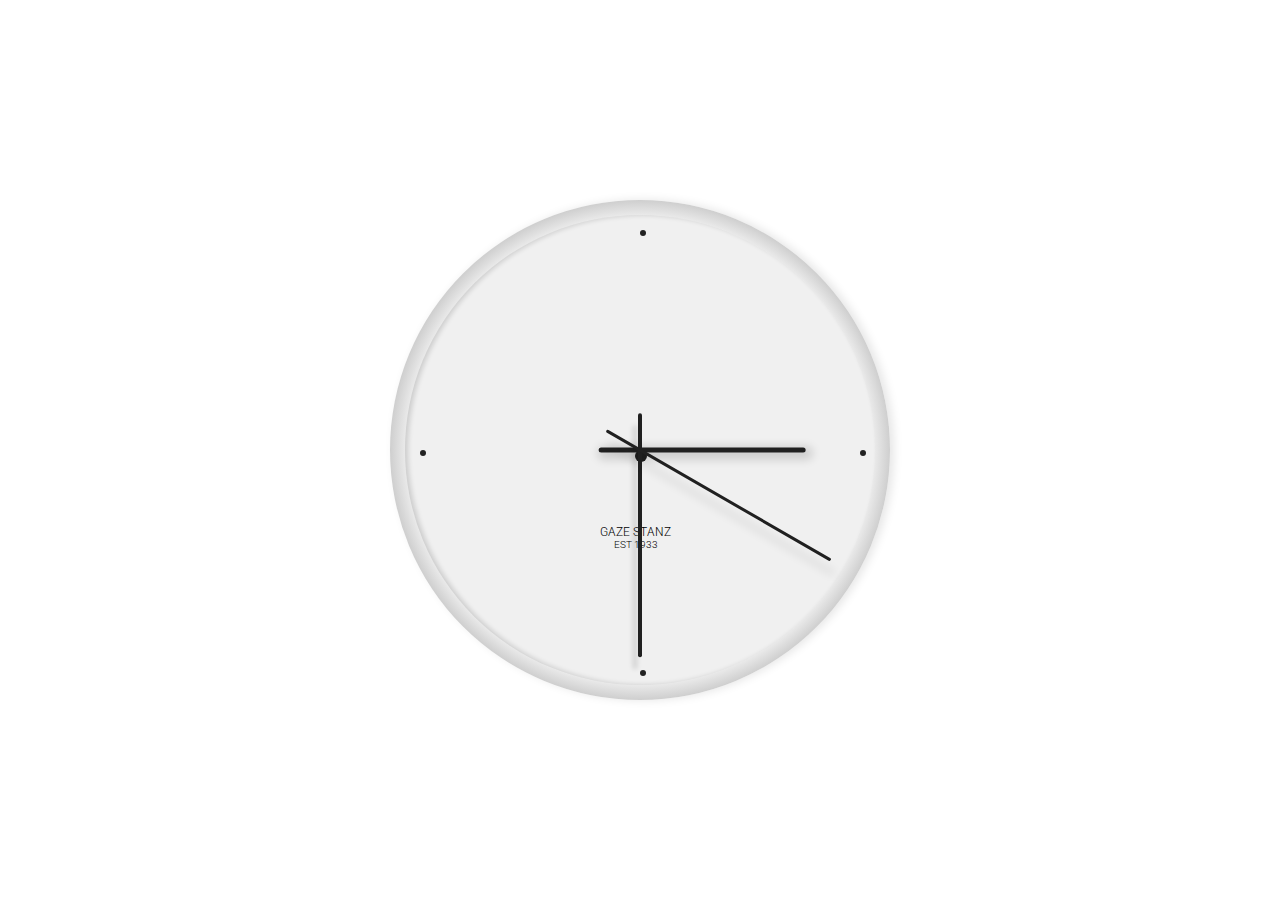
<file: JS and CSS Clock/index.html>
<!DOCTYPE html>
<html lang="en">
<head>
    <meta charset="UTF-8">
    <meta http-equiv="X-UA-Compatible" content="IE=edge">
    <meta name="viewport" content="width=device-width, initial-scale=1.0">
    <link rel="stylesheet" href="style.css">
    <title>Clock</title>
    <link rel="preconnect" href="https://fonts.googleapis.com">
<link rel="preconnect" href="https://fonts.gstatic.com" crossorigin>
<link href="https://fonts.googleapis.com/css2?family=Roboto:wght@300&display=swap" rel="stylesheet">
</head>
<body>
    <div class="clock-outer">
        <div class="clock">
            <div class="lable">
                <span class="primary">Gaze stanz</span>
                <span class="secondary">EST 1933</span>
            </div>
            <div class="center-circle">&nbsp;</div>

            <div class="point point__hour">&nbsp;</div>
            <div class="point point__minute">&nbsp;</div>

            <div class="hand hand__hour">&nbsp;</div>
            <div class="hand hand__minute">&nbsp;</div>
            <div class="hand hand__second">&nbsp;</div>

        </div>
    </div>


    <script>

        let radius = 22;
        let clock = document.querySelector('.clock');

        for(let i = 0; i < 12; i++)
        {   
            let deg = i * 30;
            if(deg%90 != 0)
                continue;
            let transY = - radius * (Math.cos(Math.PI * deg/180));
            let transX = radius * (Math.sin(Math.PI * deg/180));

            let hourpoint = document.createElement('div');
            hourpoint.classList.add('point');
            hourpoint.classList.add('point__hour');
            hourpoint.style["transform"] = `translate(${transX}rem, ${transY}rem)`;

            clock.appendChild(hourpoint);
        }
        // for(let i = 0; i < 60; i++)
        // {   
        //     let deg = i * 6;
        //     if(deg % 30 == 0)
        //         continue;
        //     let transY = - radius * (Math.cos(Math.PI * deg/180));
        //     let transX = radius * (Math.sin(Math.PI * deg/180));

        //     let minutepoint = document.createElement('div');
        //     minutepoint.classList.add('point');
        //     minutepoint.classList.add('point__minute');
        //     minutepoint.style["transform"] = `translate(${transX}rem, ${transY}rem)`;

        //     clock.appendChild(minutepoint);
        // }
                
        

        const timefunction = function(){
            let time = new Date();
            let hour = time.getHours();
            let min = time.getMinutes();
            let sec = time.getSeconds() + 1;

            
            return {hour, min, sec};    
        }
        const timeToDegree = function(){
            let {hour, min, sec} = timefunction();
            hour = hour % 12;
            let hourdegree = 30.0 * hour + min/60.0 * 30;
            let mindegree = min/60.0 * 360 + sec/60.0 * 6;
            let secdegree = sec * 6;
            
            console.log(hourdegree, mindegree, secdegree);
            return {hourdegree, mindegree, secdegree};
        }
        let hourHand = document.querySelector(".hand__hour");
        let minHand = document.querySelector(".hand__minute");
        let secHand = document.querySelector(".hand__second");
        
        const setHand = function(){
            let {hourdegree, mindegree, secdegree} = timeToDegree();
            hourHand.style["transform"] = `translate(-20%, -50%) rotate(${-90 + hourdegree}deg)`;
            minHand.style["transform"] = `translate(-15%, -50%) rotate(${-90 + mindegree}deg)`;
            secHand.style["transform"] = `translate(-15%, -50%) rotate(${-90 + secdegree}deg)`;
        }
        let tick = setInterval(setHand, 1000);


    </script>
</body>
</html>
</file>
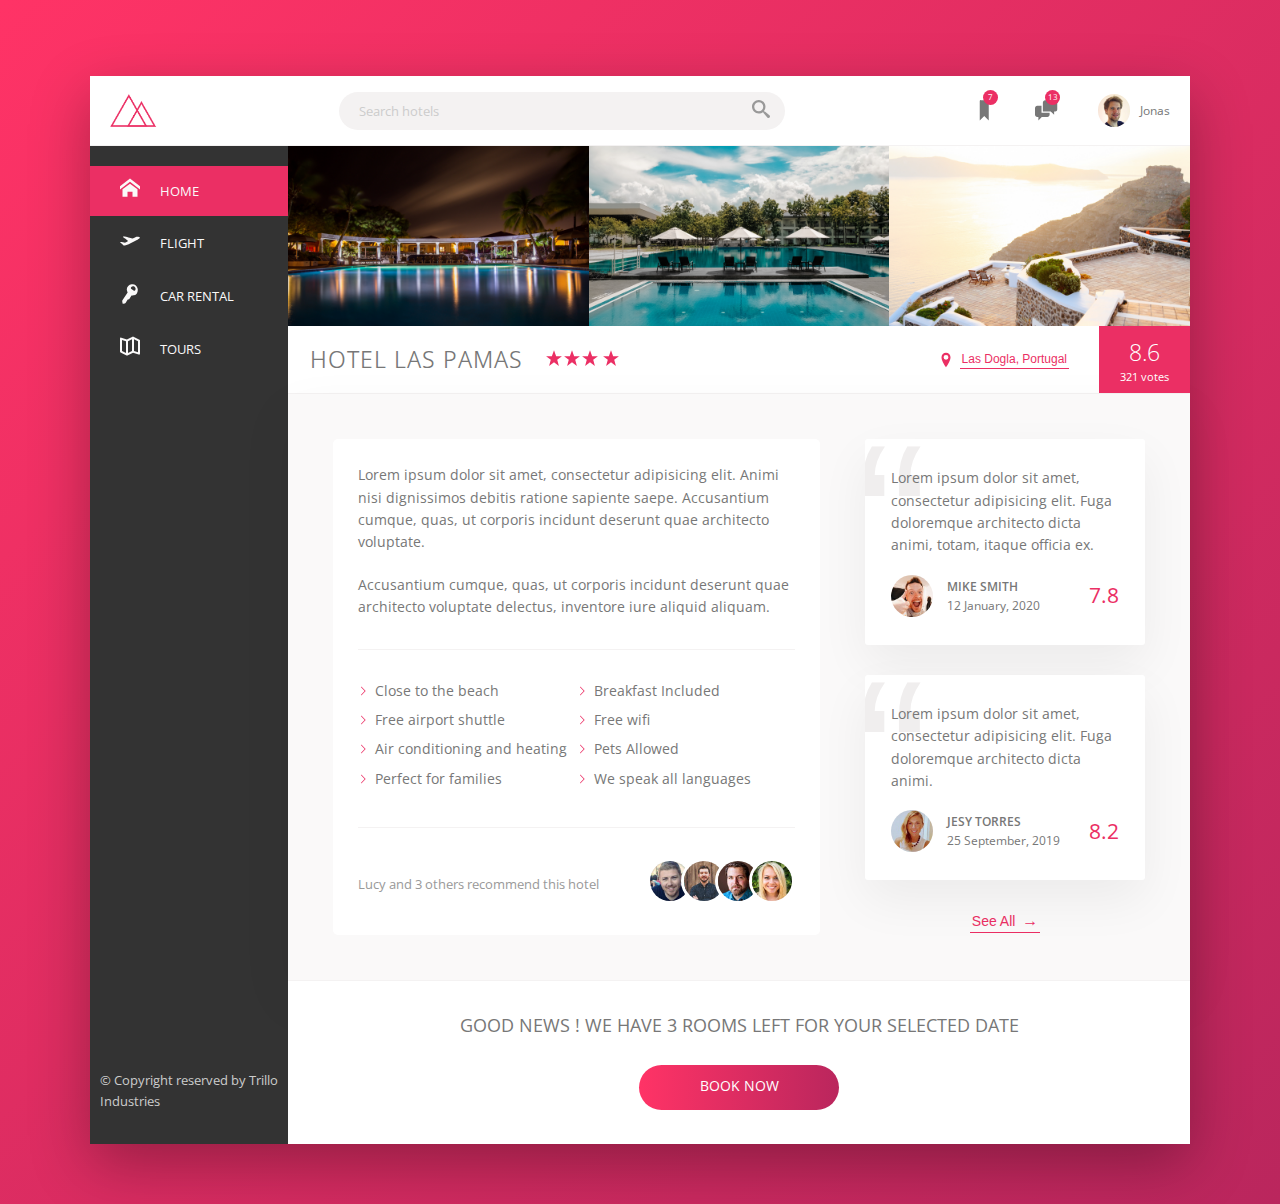
<file: trillo/index.html>
<!DOCTYPE html>
<html lang="en">
<head>
    <meta charset="UTF-8">
    <meta name="viewport" content="width=device-width, initial-scale=1.0">
    
    <link href="https://fonts.googleapis.com/css?family=Open+Sans:300,400,600" rel="stylesheet">
    <link rel="stylesheet" href="./sass/main.css">
    <link rel="shortcut icon" type="image/png" href="img/favicon.png">
    <!-- <link rel="stylesheet" href="./img/sprites.svg"> -->
    <title>trillo &mdash; Your all-in-one booking app</title>
</head>
<body>
    <svg width="0" height="0" class="hidden">
        <symbol xmlns="http://www.w3.org/2000/svg" viewBox="0 0 32 32" id="home">
          <title>home</title>
          <path d="M32 18.451L16 6.031 0 18.451v-5.064L16 .967l16 12.42zM28 18v12h-8v-8h-8v8H4V18l12-9z"></path>
        </symbol>
        <symbol xmlns="http://www.w3.org/2000/svg" viewBox="0 0 20 20" id="key">
          <title>key</title>
          <path d="M17.691 4.725c-.503-2.977-3.22-4.967-6.069-4.441S6.366 3.1 6.869 6.079c.107.641.408 1.644.763 2.365l-5.175 7.723c-.191.285-.299.799-.242 1.141l.333 1.971a.612.612 0 00.7.514l1.516-.281c.328-.059.744-.348.924-.639l2.047-3.311.018-.022 1.386-.256 2.39-3.879c.785.139 1.912.092 2.578-.031 2.848-.526 4.087-3.67 3.584-6.649zm-2.525 1.527c-.784 1.17-1.584.346-2.703-.475-1.119-.818-2.135-1.322-1.352-2.492s2.326-1.455 3.447-.635c1.12.819 1.391 2.432.608 3.602z"></path>
        </symbol>
        <symbol xmlns="http://www.w3.org/2000/svg" viewBox="0 0 20 20" id="location-pin">
          <title>location-pin</title>
          <path d="M10 2.009c-2.762 0-5 2.229-5 4.99 0 4.774 5 11 5 11s5-6.227 5-11c0-2.76-2.238-4.99-5-4.99zm0 7.751a2.7 2.7 0 110-5.4 2.7 2.7 0 010 5.4z"></path>
        </symbol>
        <symbol xmlns="http://www.w3.org/2000/svg" viewBox="0 0 20 20" id="map">
          <title>map</title>
          <path d="M19.447 3.718l-6-3a1 1 0 00-.895 0l-5.63 2.815-5.606-1.869A1 1 0 000 2.613v13.001c0 .379.214.725.553.894l6 3a1.006 1.006 0 00.894 0l5.63-2.814 5.606 1.869a.999.999 0 001.316-.949V4.612a.996.996 0 00-.552-.894zM8 5.231l4-2v11.763l-4 2V5.231zM2 4l4 1.333v11.661l-4-2V4zm16 12.227l-4-1.334V3.231l4 2v10.996z"></path>
        </symbol>
        <symbol xmlns="http://www.w3.org/2000/svg" viewBox="0 0 32 32" id="search">
          <title>search</title>
          <path d="M31.008 27.231l-7.58-6.447c-.784-.705-1.622-1.029-2.299-.998a11.954 11.954 0 002.87-7.787c0-6.627-5.373-12-12-12s-12 5.373-12 12 5.373 12 12 12c2.972 0 5.691-1.081 7.787-2.87-.031.677.293 1.515.998 2.299l6.447 7.58c1.104 1.226 2.907 1.33 4.007.23s.997-2.903-.23-4.007zM12 20a8 8 0 110-16 8 8 0 010 16z"></path>
        </symbol>
        <symbol xmlns="http://www.w3.org/2000/svg" viewBox="0 0 20 20" id="star">
          <title>star</title>
          <path d="M10 1.3l2.388 6.722H18.8l-5.232 3.948 1.871 6.928L10 14.744l-5.438 4.154 1.87-6.928-5.233-3.948h6.412L10 1.3z"></path>
        </symbol>
        <symbol xmlns="http://www.w3.org/2000/svg" viewBox="0 0 20 20" id="aircraft-take-off">
          <title>aircraft-take-off</title>
          <path d="M19.87 6.453c.119.257.127 1.29-4.884 3.642l-4.913 2.306c-1.71.803-4.191 1.859-5.285 2.151-.766.204-1.497-.316-1.497-.316S1.085 12.261.499 11.817c-.585-.444-.535-.67.215-.91.467-.149 3.13.493 4.265.78A91.697 91.697 0 018.12 9.889c-1.396-1.033-4.008-2.962-4.841-3.55-.799-.565.01-.768.01-.768.368-.099 1.162-.228 1.562-.144 2.721.569 7.263 2.071 7.611 2.186a90.641 90.641 0 012.922-1.465c2.075-.974 4.327-.037 4.486.305z"></path>
        </symbol>
        <symbol xmlns="http://www.w3.org/2000/svg" viewBox="0 0 20 20" id="bookmark">
          <title>bookmark</title>
          <path d="M14 2v17l-4-4-4 4V2c0-.553.585-1.02 1-1h6c.689-.02 1 .447 1 1z"></path>
        </symbol>
        <symbol xmlns="http://www.w3.org/2000/svg" viewBox="0 0 20 20" id="chat">
          <title>chat</title>
          <path d="M5.8 12.2V6H2C.9 6 0 6.9 0 8v6c0 1.1.9 2 2 2h1v3l3-3h5c1.1 0 2-.9 2-2v-1.82a.943.943 0 01-.2.021l-7-.001zM18 1H9c-1.1 0-2 .9-2 2v8h7l3 3v-3h1c1.1 0 2-.899 2-2V3c0-1.1-.9-2-2-2z"></path>
        </symbol>
        <symbol xmlns="http://www.w3.org/2000/svg" viewBox="0 0 20 20" id="chevron-right">
          <title>chevron-right</title>
          <path d="M9.163 4.516c.418.408 4.502 4.695 4.502 4.695a1.095 1.095 0 010 1.576s-4.084 4.289-4.502 4.695c-.418.408-1.17.436-1.615 0-.446-.434-.481-1.041 0-1.574L11.295 10 7.548 6.092c-.481-.533-.446-1.141 0-1.576s1.197-.409 1.615 0z"></path>
        </symbol>
    </svg>
    <div class="container">

      <header class="header">
          <img src="img/logo.png" alt="trillo logo" class="logo">

          <form action="#" class="search">
              <input type="text" class="search__input" placeholder="Search hotels">
              <button class="search__button">
                  <svg class="search__icon">
                      <use href="#search">
                  </svg>
              </button>
          </form>

          <nav class="user-nav">
              <div class="user-nav__icon-box">
                  <svg class="user-nav__icon">
                      <use href="#bookmark">
                  </svg>
                  <span class="user-nav__notification">7</span>
              </div>
              <div class="user-nav__icon-box">
                  <svg class="user-nav__icon">
                      <use href="#chat">
                  </svg>
                  <span class="user-nav__notification">13</span>
              </div>
              <div class="user-nav__user">
                  <img src="img/user.jpg" alt="user photo" class="user-nav__user-photo">
                  <span class="user-nav__user-name">Jonas</span>
              </div>
          </nav>
          
      </header>
      <div class="content">
          <nav class="sidebar">
            <a href="#" class="sidebar__link sidebar__link-active">    
              <div class="navitem">
                  <div class="navitem__icon-box">
                    <svg class="navitem__icon">
                      <use href="#home">
                    </svg>
                  </div>
                  <span class="navitem__item-name">home</span>
              </div>
            </a>
            <a href="#" class="sidebar__link">
              <div class="navitem">
                <div class="navitem__icon-box">
                  <svg class="navitem__icon">
                    <use href="#aircraft-take-off">
                  </svg>
                </div>
                <span class="navitem__item-name">flight</span>
              </div>
            </a>
            <a href="#" class="sidebar__link">
            <div class="navitem">
              <div class="navitem__icon-box">
                <svg class="navitem__icon">
                  <use href="#key">
                </svg>
              </div>
              <span class="navitem__item-name">car rental</span>
            </div>
          </a>
          <a href="#" class="sidebar__link">
            <div class="navitem">
              <div class="navitem__icon-box">
                <svg class="navitem__icon">
                  <use href="#map">
                </svg>
              </div>
              <span class="navitem__item-name">tours</span>
            </div>
          </a>
          <div class="navitem">
            <div class="navitem__copy">
              &copy; Copyright reserved by Trillo Industries
            </div>
          </div>
          </nav>
          <main class="hotel-view">
              <div class="gallery">
                <!-- <figure> so that we can add figcaption later -->
                <figure class="gallery__figure"><img src="img/hotel-1.jpg" alt="hotel photos" class="gallery__photo"></figure>
                <figure class="gallery__figure"><img src="img/hotel-2.jpg" alt="hotel photos" class="gallery__photo"></figure>
                <figure class="gallery__figure"><img src="img/hotel-3.jpg" alt="hotel photos" class="gallery__photo"></figure>
              </div>
              <div class="overview">

                  <h1 class="overview__heading">hotel Las Pamas</h1>

                  <div class="overview__rating">
                    <svg class="overview__rating-icon">
                      <use href="#star">
                    </svg>
                    <svg class="overview__rating-icon">
                      <use href="#star">
                    </svg>
                      <use href="#star">
                    </svg>
                    <svg class="overview__rating-icon">
                      <use href="#star">
                    </svg>
                      <use href="#star">
                    </svg>
                    <svg class="overview__rating-icon">
                      <use href="#star">
                    </svg>
                  </div>

                  <div class="overview__location">
                    <svg class="overview__location-icon">
                      <use href="#location-pin">
                    </svg>
                    <button class="button-inline">Las Dogla, Portugal</button>
                  </div>

                  <div class="overview__review">
                    <div class="overview__review__count">8.6</div>
                    <div class="overview__review__votes">321 votes</div>
                  </div>
              </div>

              <div class="detail">
                <div class="description">
                  <p class="paragraph">
                    Lorem ipsum dolor sit amet, consectetur adipisicing elit. Animi nisi dignissimos debitis ratione sapiente saepe. Accusantium cumque, quas, ut corporis incidunt deserunt quae architecto voluptate.
                  </p>
                  <p class="paragraph">
                    Accusantium cumque, quas, ut corporis incidunt deserunt quae architecto voluptate delectus, inventore iure aliquid aliquam.
                  </p>
                  <ul class="list">
                    
                    <li class="list__item"><img src="img/chevron-thin-right.svg" class="list__icon" alt="">Close to the beach</li>
                    <li class="list__item"><img src="img/chevron-thin-right.svg" class="list__icon" alt="">Breakfast Included</li>
                    <li class="list__item"><img src="img/chevron-thin-right.svg" class="list__icon" alt="">Free airport shuttle</li>
                    <li class="list__item"><img src="img/chevron-thin-right.svg" class="list__icon" alt="">Free wifi</li>
                    <li class="list__item"><img src="img/chevron-thin-right.svg" class="list__icon" alt="">Air conditioning and heating</li>
                    <li class="list__item"><img src="img/chevron-thin-right.svg" class="list__icon" alt="">Pets Allowed</li>
                    <li class="list__item"><img src="img/chevron-thin-right.svg" class="list__icon" alt="">Perfect for families</li>
                    <li class="list__item"><img src="img/chevron-thin-right.svg" class="list__icon" alt="">We speak all languages</li>
                  </ul>
                  <div class="recommend">
                    <p class="recommend__count">
                      Lucy and 3 others recommend this hotel
                    </p>
                    <div class="recommend__friends">
                      <img src="img/user-3.jpg" alt="friend-1" class="recommend__photo">
                      <img src="img/user-4.jpg" alt="friend-2" class="recommend__photo">
                      <img src="img/user-5.jpg" alt="friend-3" class="recommend__photo">
                      <img src="img/user-6.jpg" alt="friend-4" class="recommend__photo">
                    </div>
                  </div>
                </div>
                <div class="hotel-review">
                  <!-- we can also use figure element to display some text -->
                  <figure class="review">
                    <blockquote class="review__text">
                      Lorem ipsum dolor sit amet, consectetur adipisicing elit. Fuga doloremque architecto dicta animi, totam, itaque officia ex.
                    </blockquote>
                    <figcaption class="review__user">
                      <img src="img/user-1.jpg" alt="user photo" class="review__photo">
                      <div class="review__user-box">
                        <p class="review__user-name">Mike Smith</p>
                        <p class="review__user-date">12 January, 2020</p>                
                      </div>
                      <div class="review__rating">7.8</div>                      
                    </figcaption>
                  </figure>
                  <figure class="review">
                    <blockquote class="review__text">
                      Lorem ipsum dolor sit amet, consectetur adipisicing elit. Fuga doloremque architecto dicta animi.
                    </blockquote>
                    <figcaption class="review__user">
                      <img src="img/user-2.jpg" alt="user photo" class="review__photo">
                      <div class="review__user-box">
                        <p class="review__user-name">Jesy Torres</p>
                        <p class="review__user-date">25 September, 2019</p>                
                      </div>
                      <div class="review__rating">8.2</div>                      
                    </figcaption>
                  </figure>
                  <button class="button-inline">See All <span>&rarr;</span></button>
                </div>
              </div>
              <section class="cta">
                <h1 class="heading">Good news ! We have 3 rooms left for your selected date</h1>
                <a href="#" class="button-block"><span class="button-block__visible">Book now</span> <span class="button-block__invisible">4 rooms left</span></a>
              </section>
          </main>
      </div>
    </div>
</body>
</html>
</file>
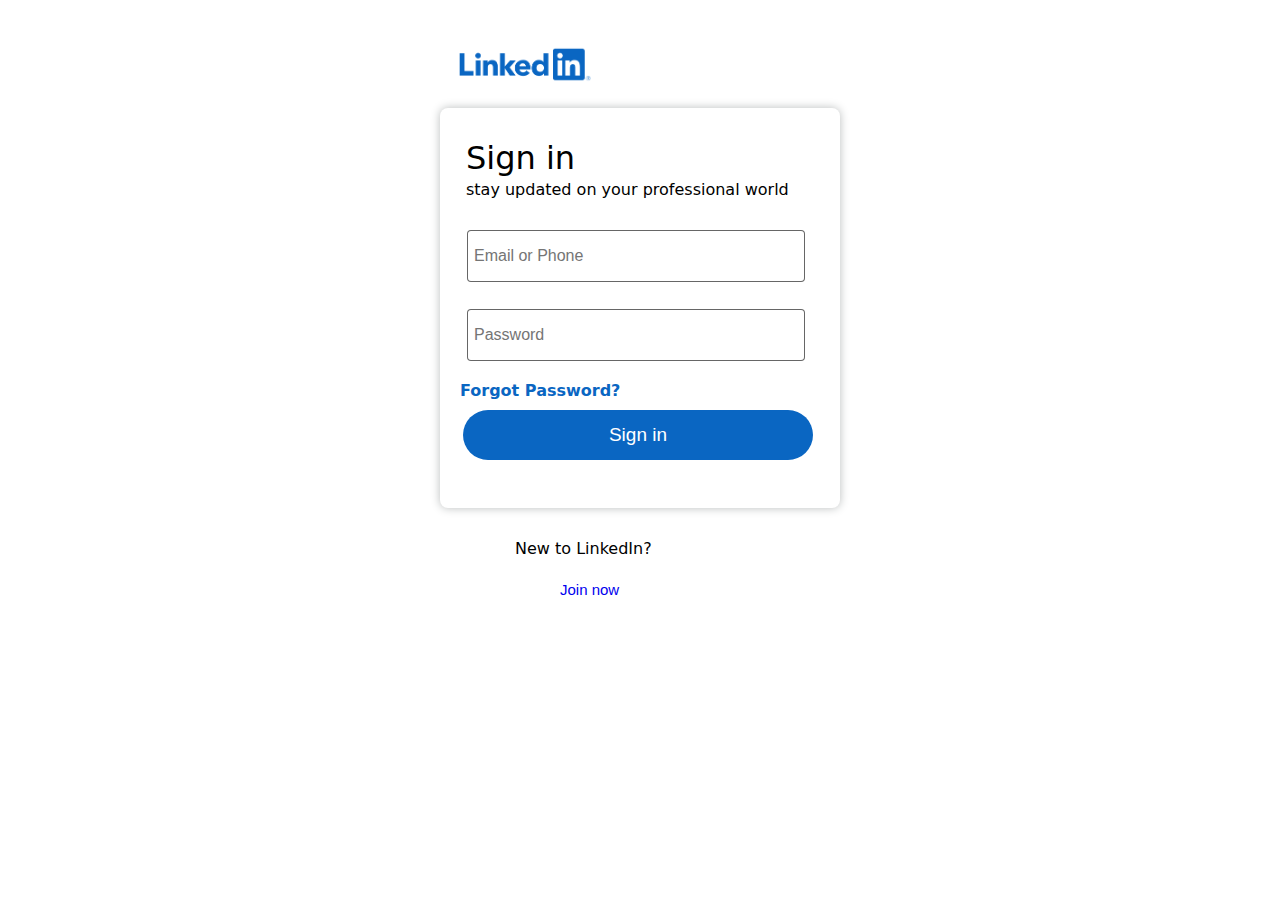
<file: linkedin_signup_html/linkedin.html>
<!DOCTYPE html>
<html lang="en">
<head>
    <meta charset="UTF-8">
    <meta http-equiv="X-UA-Compatible" content="IE=edge">
    <meta name="viewport" content="width=device-width, initial-scale=1.0">
    <link rel="stylesheet" href="linked.css">
    <title>LinkedIn | Sign Up</title>
</head>
<body>

    <div class="logo">
        <img src="lg.png" alt="logo" width="170" height=auto>
    </div>
    <div class="box">
        <div class="box1">
        <h1>
            Sign in
        </h1>
        <p id="para">
            stay updated on your professional world
        </p>
        <div class="input">
            <input type="text" placeholder="Email or Phone">
        </div>
        
        <div class="input">
            <input type="text" placeholder="Password">
        </div>
        <div class="forgot">
            <a href="abc">Forgot Password?</a> 
            <!-- show button same as "join now" -->
        </div>
        <div class="button">
            <button>Sign in</button>
        </div>
    </div>
    </div>
    <div class="new">
        <p class="newtext">
            New to LinkedIn? 
            <div class="lastbutton">
                <button>Join now</button>
            </div>
        </p>
    </div>
    
</body>
</html>
</file>
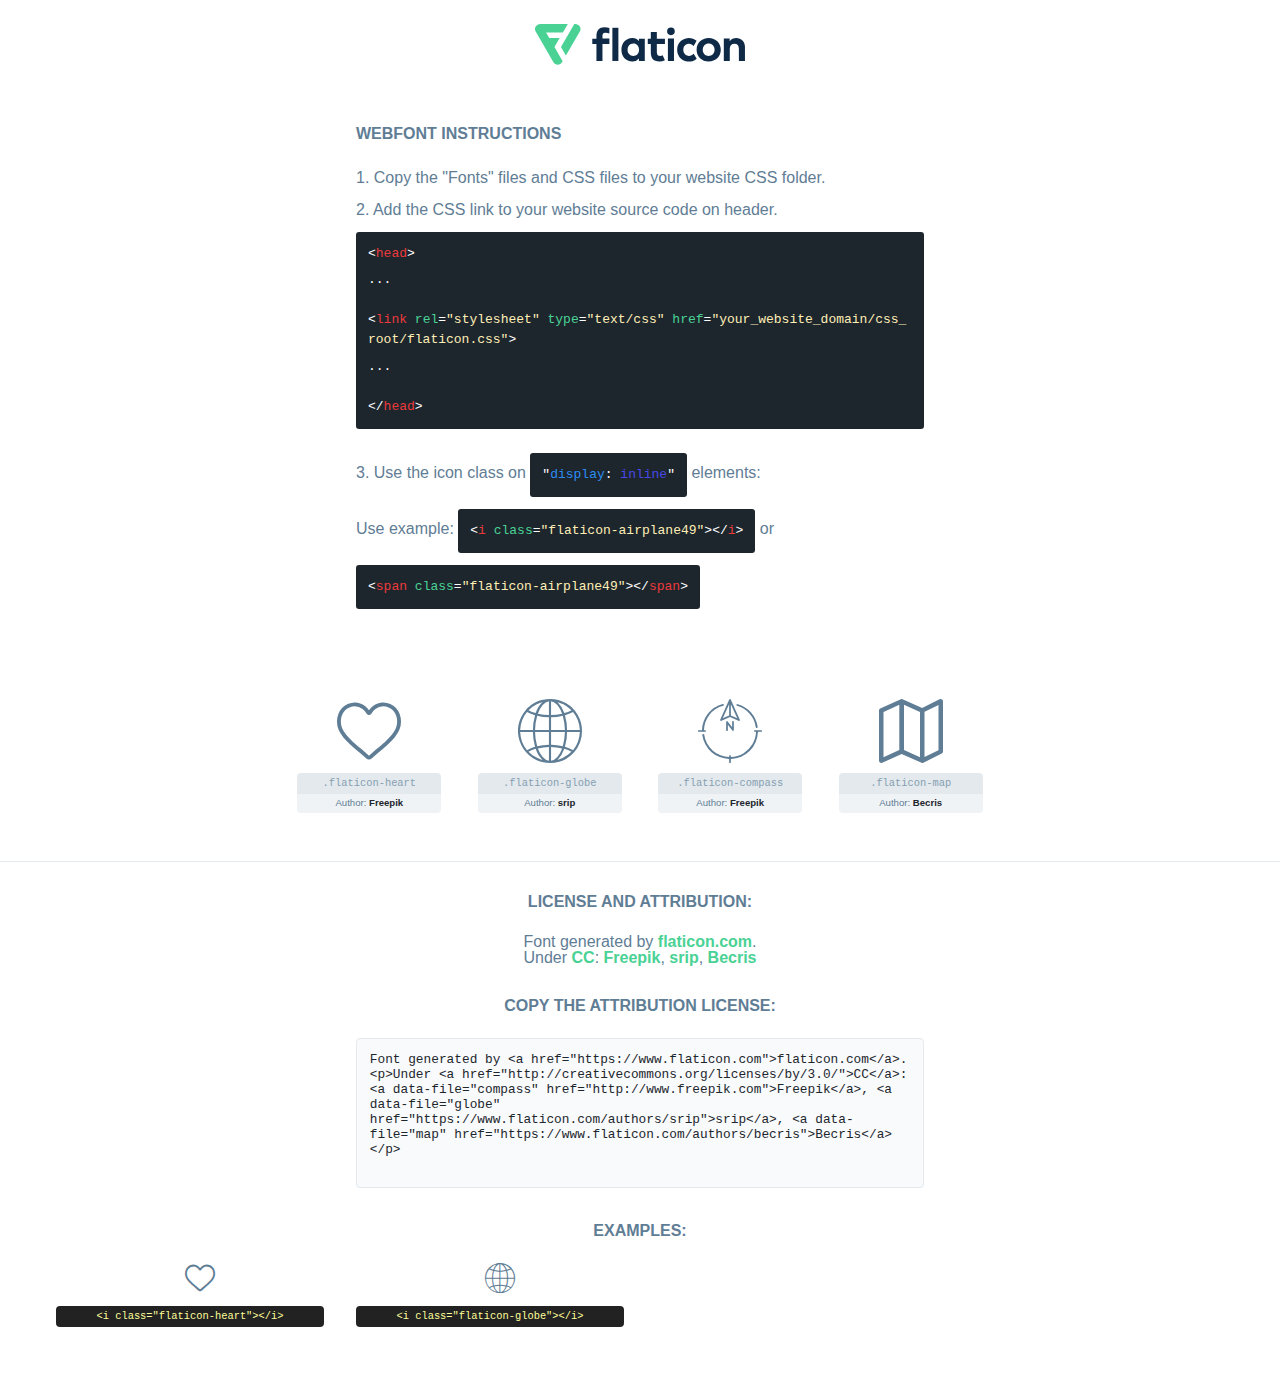
<file: natours/fonts/font/flaticon.html>
<!DOCTYPE html>
<html lang="en">
<head>
    <title>Flaticon Webfont</title>
    <link rel="stylesheet" type="text/css" href="flaticon.css"/>
    <meta charset="UTF-8">
    <style>
        html, body, div, span, applet, object, iframe,
        h1, h2, h3, h4, h5, h6, p, blockquote, pre,
        a, abbr, acronym, address, big, cite, code,
        del, dfn, em, img, ins, kbd, q, s, samp,
        small, strike, strong, sub, sup, tt, var,
        b, u, i, center,
        dl, dt, dd, ol, ul, li,
        fieldset, form, label, legend,
        table, caption, tbody, tfoot, thead, tr, th, td,
        article, aside, canvas, details, embed,
        figure, figcaption, footer, header, hgroup,
        menu, nav, output, ruby, section, summary,
        time, mark, audio, video {
            margin: 0;
            padding: 0;
            border: 0;
            font-size: 100%;
            font: inherit;
            vertical-align: baseline;
        }

        /* HTML5 display-role reset for older browsers */
        article, aside, details, figcaption, figure,
        footer, header, hgroup, menu, nav, section {
            display: block;
        }

        body {
            line-height: 1;
        }

        ol, ul {
            list-style: none;
        }

        blockquote, q {
            quotes: none;
        }

        blockquote:before, blockquote:after,
        q:before, q:after {
            content: '';
            content: none;
        }

        table {
            border-collapse: collapse;
            border-spacing: 0;
        }

        body {
            font-family: Helvetica, Arial, sans-serif;
            font-size: 16px;
            color: #5f7d95;
        }

        a {
            color: #4AD295;
            font-weight: bold;
            text-decoration: none;
        }

        * {
            -moz-box-sizing: border-box;
            -webkit-box-sizing: border-box;
            box-sizing: border-box;
            margin: 0;
            padding: 0;
        }

        [class^="flaticon-"]:before, [class*=" flaticon-"]:before, [class^="flaticon-"]:after, [class*=" flaticon-"]:after {
            font-family: Flaticon;
            font-size: 30px;
            font-style: normal;
            margin-left: 20px;
            color: #333;
        }

        .wrapper {
            max-width: 600px;
            margin: auto;
            padding: 0 1em;
        }

        .title {
            margin-bottom: 24px;
            text-transform: uppercase;
            font-weight: bold;
        }

        header {
            text-align: center;
            padding: 24px;
        }

        header .logo {
            width: 210px;
            height: auto;
            border: none;
            display: inline-block;
        }

        header strong {
            font-size: 28px;
            font-weight: 500;
            vertical-align: middle;
        }

        .demo {
            margin: 2em auto;
            line-height: 1.25em;
        }

        .demo ul li {
            margin-bottom: 12px;
        }

        .demo ul li code {
            background-color: #1D262D;
            border-radius: 3px;
            padding: 12px;
            display: inline-block;
            color: #fff;
            font-family: Consolas, Monaco, Lucida Console, Liberation Mono, DejaVu Sans Mono, Bitstream Vera Sans Mono, Courier New, monospace;
            font-weight: lighter;
            margin-top: 12px;
            font-size: 13px;
            word-break: break-all;
        }

        .demo ul li code .red {
            color: #EC3A3B;
        }

        .demo ul li code .green {
            color: #4AD295;
        }

        .demo ul li code .yellow {
            color: #FFEEB6;
        }

        .demo ul li code .blue {
            color: #2C8CF4;
        }

        .demo ul li code .purple {
            color: #4949E7;
        }

        .demo ul li code .dots {
            margin-top: 0.5em;
            display: block;
        }

        #glyphs {
            border-bottom: 1px solid #E3E9ED;
            padding: 2em 0;
            text-align: center;
        }

        .glyph {
            display: inline-block;
            width: 9em;
            margin: 1em;
            text-align: center;
            vertical-align: top;
            background: #FFF;
        }

        .glyph .flaticon {
            padding: 10px;
            display: block;
            font-family: "Flaticon";
            font-size: 64px;
            line-height: 1;
        }

        .glyph .flaticon:before {
            font-size: 64px;
            color: #5f7d95;
            margin-left: 0;
        }

        .class-name {
            font-size: 0.65em;
            background-color: #E3E9ED;
            color: #869FB2;
            border-radius: 4px 4px 0 0;
            padding: 0.5em;
            font-family: Consolas, Monaco, Lucida Console, Liberation Mono, DejaVu Sans Mono, Bitstream Vera Sans Mono, Courier New, monospace;
        }

        .author-name {
            font-size: 0.6em;
            background-color: #EFF3F6;
            border-top: 0;
            border-radius: 0 0 4px 4px;
            padding: 0.5em;
        }

        .author-name a {
            color: #1D262D;
        }

        .class-name:last-child {
            font-size: 10px;
            color: #888;
        }

        .class-name:last-child a {
            font-size: 10px;
            color: #555;
        }

        .glyph > input {
            display: block;
            width: 100px;
            margin: 5px auto;
            text-align: center;
            font-size: 12px;
            cursor: text;
        }

        .glyph > input.icon-input {
            font-family: "Flaticon";
            font-size: 16px;
            margin-bottom: 10px;
        }

        .attribution .title {
            margin-top: 2em;
        }

        .attribution textarea {
            background-color: #F8FAFB;
            color: #1D262D;
            padding: 1em;
            border: none;
            box-shadow: none;
            border: 1px solid #E3E9ED;
            border-radius: 4px;
            resize: none;
            width: 100%;
            height: 150px;
            font-size: 0.8em;
            font-family: Consolas, Monaco, Lucida Console, Liberation Mono, DejaVu Sans Mono, Bitstream Vera Sans Mono, Courier New, monospace;
            -webkit-appearance: none;
        }

        .attribution textarea:hover {
            border-color: #CFD9E0;
        }

        .attribution textarea:focus {
            border-color: #4AD295;
        }

        .iconsuse {
            margin: 2em auto;
            text-align: center;
            max-width: 1200px;
        }

        .iconsuse:after {
            content: '';
            display: table;
            clear: both;
        }

        .iconsuse .image {
            float: left;
            width: 25%;
            padding: 0 1em;
        }

        .iconsuse .image p {
            margin-bottom: 1em;
        }

        .iconsuse .image span {
            display: block;
            font-size: 0.65em;
            background-color: #222;
            color: #fff;
            border-radius: 4px;
            padding: 0.5em;
            color: #FFFF99;
            margin-top: 1em;
            font-family: Consolas, Monaco, Lucida Console, Liberation Mono, DejaVu Sans Mono, Bitstream Vera Sans Mono, Courier New, monospace;
        }

        .flaticon:before {
            color: #5f7d95;
        }

        #footer {
            text-align: center;
            background-color: #1D262D;
            color: #869FB2;
            padding: 12px;
            font-size: 14px;
        }

        #footer a {
            font-weight: normal;
        }

        @media (max-width: 960px) {
            .iconsuse .image {
                width: 50%;
            }
        }

        .preview {
            width: 100px;
            display: inline-block;
            margin: 10px;
        }

        .preview .inner {
            display: inline-block;
            width: 100%;
            text-align: center;
            background: #f5f5f5;
            -webkit-border-radius: 3px 3px 0 0;
            -moz-border-radius: 3px 3px 0 0;
            border-radius: 3px 3px 0 0;
        }

        .preview .inner  {
            line-height: 85px;
            font-size: 40px;
            color: #333;
        }

        .label {
            display: inline-block;
            width: 100%;
            box-sizing: border-box;
            padding: 5px;
            font-size: 10px;
            font-family: Monaco, monospace;
            color: #666;
            white-space: nowrap;
            overflow: hidden;
            text-overflow: ellipsis;
            background: #ddd;
            -webkit-border-radius: 0 0 3px 3px;
            -moz-border-radius: 0 0 3px 3px;
            border-radius: 0 0 3px 3px;
            color: #666;
        }
    </style>
</head>
<body>
    <header>
        <a href="https://www.flaticon.com/" target="_blank" class="logo">
            <svg xmlns="http://www.w3.org/2000/svg" viewBox="0 0 394.3 76.5">
                <path d="M156.6,69.4H145.3V7.1h11.3Z" style="fill:#0e2a47"/>
                <path d="M206.2,69.4h-11V64.8a15.4,15.4,0,0,1-12.6,5.7c-11.6,0-20.3-9.5-20.3-22.1s8.8-22.1,20.3-22.1a15.4,15.4,0,0,1,12.6,5.8V27.5h11Zm-32.4-21c0,6.4,4.2,11.6,10.8,11.6s10.8-4.9,10.8-11.6-4.4-11.6-10.8-11.6S173.9,42,173.9,48.4Z"
                      style="fill:#0e2a47"/>
                <path d="M262.5,13.7a7.2,7.2,0,0,1-14.4,0,7.2,7.2,0,1,1,14.4,0ZM261,69.4H249.6v-42H261Z"
                      style="fill:#0e2a47"/>
                <path id="_Trazado_" data-name="&lt;Trazado&gt;"
                      d="M139.6,17.8a16.6,16.6,0,0,0-8-1.4c-3.2.4-4.9,2-4.9,5.9v5.1h13V37.5h-13v32H115.4v-32h-7.8v-10h7.8V22.2c0-9.9,5.2-16.3,15-16.3a23.4,23.4,0,0,1,9.3,1.8Z"
                      style="fill:#0e2a47"/>
                <path d="M235.1,60c-3.5,0-6.3-1.9-6.3-7.1V37.5H244v-10H228.8V15H217.5V27.5h-5.7v10h5.7V53.7c0,10.9,5.3,16.8,15.7,16.8A22.9,22.9,0,0,0,244,68l-4.3-9.1A12.3,12.3,0,0,1,235.1,60Z"
                      style="fill:#0e2a47"/>
                <path d="M348.9,48.4c0,12.6-9.7,22.1-22.7,22.1s-22.7-9.4-22.7-22.1,9.6-22.1,22.7-22.1S348.9,35.8,348.9,48.4Zm-33.9,0c0,6.8,4.8,11.6,11.1,11.6s11.2-4.8,11.2-11.6-4.8-11.6-11.2-11.6S315.1,41.6,315.1,48.4Z"
                      style="fill:#0e2a47"/>
                <path d="M394.3,42.7V69.4H382.9V46.3c0-6.1-3-9.4-8.2-9.4s-8.9,3.2-8.9,9.5v23H354.6v-42h11v4.9c3-4.5,7.6-6.1,12.3-6.1C387.5,26.3,394.3,33,394.3,42.7Z"
                      style="fill:#0e2a47"/>
                <path d="M298,55.7h0a12.4,12.4,0,0,1-8.2,4.2h-.9l-1.8-.2a10,10,0,0,1-7.4-5.6,13.2,13.2,0,0,1-1.2-5.8,13,13,0,0,1,1.3-5.9,10.1,10.1,0,0,1,7.5-5.5h2.4a11.7,11.7,0,0,1,8.3,4.2l5.5-9.6a19.9,19.9,0,0,0-8.1-4.3,23.4,23.4,0,0,0-6.1-.8,25.2,25.2,0,0,0-7.5,1.1,20.9,20.9,0,0,0-8,4.6,21.9,21.9,0,0,0-6.8,16.4,21.9,21.9,0,0,0,6.7,16.3,20.9,20.9,0,0,0,8,4.6,25.2,25.2,0,0,0,7.7,1.2,23.6,23.6,0,0,0,6.2-.8,20,20,0,0,0,8.1-4.4Z"
                      style="fill:#0e2a47"/>
                <path d="M46.3,26.5H26.9L20.8,16H52.4L61.6,0H9.4A9.3,9.3,0,0,0,1.3,4.7a9.3,9.3,0,0,0,0,9.4L34.6,71.8a9.4,9.4,0,0,0,16.2,0l1.1-1.9L36.6,43.3Z"
                      style="fill:#4ad295"/>
                <path d="M84.2,4.7A9.3,9.3,0,0,0,76.1,0H73.8l-25,43.3,9.2,16L84.2,14A9.3,9.3,0,0,0,84.2,4.7Z"
                      style="fill:#4ad295"/>
            </svg>
        </a>
    </header>
    <section class="demo wrapper">

        <p class="title">Webfont Instructions</p>

        <ul>
            <li>
                <span class="num">1. </span>Copy the "Fonts" files and CSS files to your website CSS folder.
            </li>
            <li>
                <span class="num">2. </span>Add the CSS link to your website source code on header.
                <code class="big">
                    &lt;<span class="red">head</span>&gt;
                    <br/><span class="dots">...</span>
                    <br/>&lt;<span class="red">link</span> <span class="green">rel</span>=<span
                        class="yellow">"stylesheet"</span> <span class="green">type</span>=<span
                        class="yellow">"text/css"</span> <span class="green">href</span>=<span class="yellow">"your_website_domain/css_root/flaticon.css"</span>&gt;
                    <br/><span class="dots">...</span>
                    <br/>&lt;/<span class="red">head</span>&gt;
                </code>
            </li>

            <li>
                <p>
                    <span class="num">3. </span>Use the icon class on <code>"<span class="blue">display</span>:<span
                        class="purple"> inline</span>"</code> elements:
                    <br/>
                    Use example: <code>&lt;<span class="red">i</span> <span class="green">class</span>=<span class="yellow">&quot;flaticon-airplane49&quot;</span>&gt;&lt;/<span
                        class="red">i</span>&gt;</code> or <code>&lt;<span class="red">span</span> <span
                        class="green">class</span>=<span class="yellow">&quot;flaticon-airplane49&quot;</span>&gt;&lt;/<span
                        class="red">span</span>&gt;</code>
            </li>
        </ul>

    </section>
    <section id="glyphs">
            <div class="glyph">
                <i class="flaticon flaticon-heart"></i>
                <div class="class-name">.flaticon-heart</div>
                <div class="author-name">Author: <a data-file="heart" href="http://www.freepik.com">Freepik</a> </div>
            </div>

            <div class="glyph">
                <i class="flaticon flaticon-globe"></i>
                <div class="class-name">.flaticon-globe</div>
                <div class="author-name">Author: <a data-file="globe" href="https://www.flaticon.com/authors/srip">srip</a> </div>
            </div>

            <div class="glyph">
                <i class="flaticon flaticon-compass"></i>
                <div class="class-name">.flaticon-compass</div>
                <div class="author-name">Author: <a data-file="compass" href="http://www.freepik.com">Freepik</a> </div>
            </div>

            <div class="glyph">
                <i class="flaticon flaticon-map"></i>
                <div class="class-name">.flaticon-map</div>
                <div class="author-name">Author: <a data-file="map" href="https://www.flaticon.com/authors/becris">Becris</a> </div>
            </div>

    </section>

    <section class="attribution wrapper"   style="text-align:center;">

        <div class="title">License and attribution:</div><div class="attrDiv">Font generated by <a href="https://www.flaticon.com">flaticon.com</a>. <div><p>Under <a href="http://creativecommons.org/licenses/by/3.0/">CC</a>: <a data-file="compass" href="http://www.freepik.com">Freepik</a>, <a data-file="globe" href="https://www.flaticon.com/authors/srip">srip</a>, <a data-file="map" href="https://www.flaticon.com/authors/becris">Becris</a></p>  </div>
        </div>
        <div class="title">Copy the Attribution License:</div>

        <textarea onclick="this.focus();this.select();">Font generated by &lt;a href=&quot;https://www.flaticon.com&quot;&gt;flaticon.com&lt;/a&gt;. <p>Under <a href="http://creativecommons.org/licenses/by/3.0/">CC</a>: <a data-file="compass" href="http://www.freepik.com">Freepik</a>, <a data-file="globe" href="https://www.flaticon.com/authors/srip">srip</a>, <a data-file="map" href="https://www.flaticon.com/authors/becris">Becris</a></p> 
        </textarea>

    </section>

    <section class="iconsuse">

        <div class="title">Examples:</div>
            <div class="image">
                <p>
                    <i class="flaticon flaticon-heart"></i>
                    <span>&lt;i class=&quot;flaticon-heart&quot;&gt;&lt;/i&gt;</span>
                </p>
            </div>
            <div class="image">
                <p>
                    <i class="flaticon flaticon-globe"></i>
                    <span>&lt;i class=&quot;flaticon-globe&quot;&gt;&lt;/i&gt;</span>
</file>
<file: JS and CSS Clock/style.css>
*, *::after, *::before {
  box-sizing: border-box;
  margin: 0;
  padding: 0;
}

html {
  font-size: 62.5%;
}

body {
  display: flex;
  min-height: 100vh;
  align-items: center;
  justify-content: center;
}

.clock-outer {
  display: flex;
  align-items: center;
  justify-content: center;
  width: 50rem;
  height: 50rem;
  border-radius: 50%;
  background: radial-gradient(#fff 63%, #2f2f2f 96%, #000000 100%);
  box-shadow: 0.4rem 0 1rem rgba(0, 0, 0, 0.1);
}

.clock {
  width: 94%;
  height: 94%;
  border-radius: 50%;
  background-color: #F0F0F0;
  box-shadow: inset 0.3rem 0rem 0.5rem rgba(0, 0, 0, 0.15);
  position: relative;
}

.center-circle {
  position: absolute;
  top: 50%;
  left: 50%;
  width: 1.2rem;
  height: 1.2rem;
  background-color: #202020;
  border-radius: 50%;
  transform: translateX(-0.5rem);
}

.hand {
  position: absolute;
  top: 50%;
  left: 50%;
  background-color: #202020;
}
.hand__hour {
  width: 44%;
  height: 0.49rem;
  border-radius: 4rem;
  transform-origin: 20% 0.3rem;
  transform: translate(-20%, -50%) rotate(0deg);
  box-shadow: 0.3rem 0.3rem 1rem 0.4rem rgba(0, 0, 0, 0.15);
}
.hand__minute {
  width: 52%;
  height: 0.4rem;
  border-radius: 1rem;
  transform-origin: 15% 0.2rem;
  transform: translate(-15%, -50%) rotate(90deg);
  box-shadow: 1.2rem 0.5rem 0.5rem rgba(0, 0, 0, 0.15);
}
.hand__second {
  width: 55%;
  height: 0.3rem;
  border-radius: 2rem;
  transform-origin: 15% 0.15rem;
  transform: translate(-15%, -50%) rotate(30deg);
  box-shadow: 1rem 1rem 1rem rgba(0, 0, 0, 0.15);
}

.point {
  position: absolute;
  top: 50%;
  left: 50%;
  background-color: #222;
  border-radius: 50%;
}
.point__hour {
  width: 0.6rem;
  height: 0.6rem;
}
.point__minute {
  width: 0.3rem;
  height: 0.3rem;
}

.lable {
  font-weight: 300;
  font-family: Roboto, sans-serif;
  position: absolute;
  text-transform: uppercase;
  top: 66%;
  left: 41.5%;
}

.primary {
  display: block;
  font-size: 1.2rem;
}

.secondary {
  text-align: center;
  display: block;
  font-size: 1rem;
}/*# sourceMappingURL=style.css.map */
</file>
<file: trillo/sass/main.css>
@charset "UTF-8";
:root {
  --color-primary: #eb2f64;
  --color-primary-light: #FF3366;
  --color-primary-dark: #BA265D;
  --color-grey-light-1: #faf9f9;
  --color-grey-light-2: #f4f2f2;
  --color-grey-light-3: #f0eeee;
  --color-grey-light-4: #ccc;
  --color-grey-dark-1: #333;
  --color-grey-dark-2: #777;
  --color-grey-dark-3: #999;
  --shadow-dark: 0 2rem 6rem rgba(0, 0, 0, .3);
  --shadow-light: 0 2rem 5rem rgba(0, 0, 0, .06);
  --line: 1px solid var(--color-grey-light-2);
}

* {
  margin: 0;
  padding: 0;
}

*, *::after, *::before {
  box-sizing: inherit;
}

html {
  font-size: 62.5%;
  box-sizing: border-box;
}

body {
  font-family: "Open Sans", sans-serif;
  font-weight: 400;
  line-height: 1.6;
  color: var(--color-grey-dark-2);
  background: linear-gradient(to right bottom, var(--color-primary-light), var(--color-primary-dark));
  background-size: cover;
  min-height: 100vh;
}

.logo {
  height: 3.25rem;
  margin-left: 2rem;
}

.search {
  flex: 0 0 45%;
  display: flex;
  align-items: center;
  justify-content: center;
}
.search__input {
  width: 90%;
  padding: 1rem 2rem;
  margin-right: -3.25rem;
  background-color: var(--color-grey-light-2);
  font-family: inherit;
  border: none;
  border-radius: 2rem;
  transition: width 0.2s;
}
.search__input:focus {
  width: 100%;
  outline: none;
  background-color: var(--color-grey-light-3);
  color: var(--color-grey-dark-3);
}
.search__input::-moz-placeholder {
  color: var(--color-grey-light-4);
}
.search__input:-ms-input-placeholder {
  color: var(--color-grey-light-4);
}
.search__input::placeholder {
  color: var(--color-grey-light-4);
}
.search__input:focus + .search__button {
  background-color: --var(--color-grey-light-3);
}
.search__button {
  background-color: var(--color-grey-light-2);
  border: none;
  fill: var(--color-grey-dark-3);
}
.search__button :hover {
  cursor: pointer;
}
.search__button :focus {
  outline: none;
}
.search__button :active {
  transform: translateY(2px);
}
.search__icon {
  height: 1.8rem;
  width: 1.8rem;
}

.user-nav {
  align-self: stretch;
  display: flex;
  align-items: stretch;
}
.user-nav > * {
  padding: 0 2rem;
  cursor: pointer;
  display: flex;
  align-items: center;
}
.user-nav > *:hover {
  background-color: var(--color-grey-light-2);
}
.user-nav__icon-box {
  position: relative;
}
.user-nav__icon {
  height: 2.25rem;
  width: 2.25rem;
  fill: var(--color-grey-dark-2);
}
.user-nav__notification {
  font-size: 0.8rem;
  height: 1.5rem;
  width: 1.5rem;
  background-color: var(--color-primary);
  border-radius: 50%;
  color: #fff;
  position: absolute;
  top: 1.4rem;
  left: 3rem;
  display: flex;
  align-items: center;
  justify-content: center;
}
.user-nav__user-photo {
  height: 3.25rem;
  width: 3.25rem;
  border-radius: 50%;
  margin-right: 1rem;
}
.user-nav__user-name {
  font-size: 1.2rem;
}

.navitem {
  padding: 1.2rem 1rem;
  font-size: 1.3rem;
  display: flex;
  flex-direction: row;
  align-items: center;
  color: var(--color-grey-light-1);
  position: relative;
  z-index: 10;
}
.navitem:last-child {
  margin-top: auto;
}
.navitem__icon-box {
  margin: 0 2rem;
}
.navitem__icon {
  width: 2rem;
  height: 2rem;
  fill: currentColor;
}
.navitem__item-name {
  text-transform: uppercase;
}
.navitem__copy {
  align-self: flex-end;
  color: var(--color-grey-light-4);
}

.gallery {
  display: flex;
}
.gallery__photo {
  width: 100%;
  display: block;
}

.overview {
  display: flex;
  align-items: center;
  border-bottom: var(--line);
}
.overview__heading {
  text-transform: uppercase;
  display: inline-block;
  font-size: 2.3rem;
  font-weight: 350;
  padding: 1.5rem 2.2rem;
  letter-spacing: 1px;
}
.overview__rating {
  display: flex;
  margin-right: auto;
}
.overview__location {
  display: flex;
  align-items: center;
  font-size: 1.2rem;
  margin-right: 3rem;
}
.overview__location-icon, .overview__rating-icon {
  width: 1.8rem;
  height: 1.8rem;
  fill: var(--color-primary);
}
.overview__location-icon {
  margin-right: 0.5rem;
}
.overview__review {
  align-self: stretch;
  font-size: 1.2rem;
  background-color: var(--color-primary);
  color: #fff;
  padding: 0 2.1rem;
  display: flex;
  flex-direction: column;
  justify-content: center;
  align-items: center;
}
.overview__review__count {
  font-size: 2.3rem;
  font-weight: 300;
  margin-bottom: -3px;
}
.overview__review__votes {
  font-size: 1.1rem;
}

.button-inline {
  display: inline-block;
  padding: 2px;
  background-color: transparent;
  color: var(--color-primary);
  font-size: inherit;
  border: none;
  border-bottom: 1px solid currentColor;
  cursor: pointer;
  transition: all 0.2s;
}
.button-inline span {
  font-size: 1.6rem;
  margin-left: 0.3rem;
  transition: margin-left 0.2s;
}
.button-inline:hover {
  color: var(--color-grey-dark-1);
}
.button-inline:hover span {
  margin-left: 0.8rem;
}
.button-inline:focus {
  outline: none;
  -webkit-animation: pulsate 0.5s infinite;
          animation: pulsate 0.5s infinite;
}

@-webkit-keyframes pulsate {
  0% {
    transform: scale(1);
    box-shadow: none;
  }
  50% {
    transform: scale(1.05);
    box-shadow: 0 1rem 4rem rgba(0, 0, 0, 0.25);
  }
  100% {
    transform: scale(1);
    box-shadow: none;
  }
}

@keyframes pulsate {
  0% {
    transform: scale(1);
    box-shadow: none;
  }
  50% {
    transform: scale(1.05);
    box-shadow: 0 1rem 4rem rgba(0, 0, 0, 0.25);
  }
  100% {
    transform: scale(1);
    box-shadow: none;
  }
}
.button-block {
  display: inline-block;
  margin-top: 2.5rem;
  font-size: 1.4rem;
  height: 4.5rem;
  width: 20rem;
  overflow: hidden;
  text-decoration: none;
  text-transform: uppercase;
  border-radius: 2.6rem;
  background-image: linear-gradient(to right, var(--color-primary-light), var(--color-primary-dark));
  color: #fff;
  position: relative;
}
.button-block__invisible {
  height: 100%;
  width: 100%;
  position: absolute;
  display: inline-block;
  padding: 1rem 0;
  top: -100%;
  left: 0;
  transition: all 0.2s;
}
.button-block__visible {
  height: 100%;
  width: 100%;
  position: absolute;
  display: inline-block;
  padding: 1rem 6rem;
  top: 0;
  left: 0;
  transition: all 0.2s;
}
.button-block:hover .button-block__invisible {
  top: 0;
}
.button-block:hover .button-block__visible {
  top: 100%;
}

.paragraph:not(:last-of-type) {
  margin-bottom: 2rem;
}

.heading {
  font-size: 1.8rem;
  text-transform: uppercase;
  font-weight: 400;
}

.list {
  display: flex;
  flex-wrap: wrap;
  margin: 3rem 0;
  padding: 3rem 0;
  list-style: none;
  border-top: var(--line);
  border-bottom: var(--line);
}
.list__item {
  flex: 0 0 50%;
  margin-bottom: 0.7rem;
}
.list__icon {
  display: inline-block;
  width: 1rem;
  height: 1rem;
  margin-right: 0.7rem;
}

.recommend {
  display: flex;
  color: var(--color-grey-dark-3);
  align-items: center;
  font-size: 1.3rem;
  box-sizing: content-box;
}
.recommend__count {
  margin-right: auto;
}
.recommend__photo {
  width: 4rem;
  height: 4rem;
  border-radius: 50%;
  border: 3px solid #fff;
}
.recommend__photo:not(:last-child) {
  margin-right: -1.5rem;
}

.review {
  background-color: #fff;
  box-shadow: var(--shadow-light);
  padding: 2.8rem 2.6rem;
  margin-bottom: 3rem;
  border-radius: 0.3rem;
  position: relative;
  overflow: hidden;
  display: flex;
  flex-direction: column;
}
.review__text {
  position: relative;
  z-index: 5;
  margin-bottom: 1.8rem;
}
.review__user {
  display: flex;
  align-items: center;
}
.review__photo {
  width: 4.2rem;
  height: 4.2rem;
  border-radius: 50%;
  margin-right: 1.4rem;
}
.review__user-box {
  display: flex;
  flex-direction: column;
  margin-right: auto;
  justify-content: space-evenly;
}
.review__user-name {
  font-size: 1.2rem;
  text-transform: uppercase;
  font-weight: 600;
}
.review__user-date {
  font-size: 1.2rem;
}
.review__rating {
  font-size: 2.1rem;
  color: var(--color-primary);
}
.review::before {
  content: "“";
  line-height: 1;
  font-size: 22rem;
  position: absolute;
  font-family: sans-serif;
  z-index: 1;
  top: -2.6rem;
  left: -1rem;
  color: var(--color-grey-light-3);
}

.container {
  max-width: 110rem;
  min-height: 50rem;
  margin: 6rem auto;
  background-color: var(--color-grey-light-1);
  border-radius: 0.2rem;
  box-shadow: var(--shadow-dark);
}

.header {
  height: 7rem;
  background-color: #fff;
  border-bottom: var(--line);
  display: flex;
  justify-content: space-between;
  align-items: center;
}

.content {
  display: flex;
}

.sidebar {
  background-color: var(--color-grey-dark-1);
  flex: 0 0 18%;
  align-self: stretch;
  padding: 2rem 0;
  display: flex;
  flex-direction: column;
  justify-content: flex-start;
}
.sidebar__link {
  position: relative;
}
.sidebar__link:visited, .sidebar__link:link {
  text-decoration: none;
}
.sidebar__link:not(:last-child) {
  margin-bottom: 0.3rem;
}
.sidebar__link::before {
  content: "";
  position: absolute;
  width: 1px;
  height: 100%;
  background-color: var(--color-primary);
  transform: scaleY(0);
  transition: transform 0.2s, width 0.4s cubic-bezier(1, 0, 0, 1) 0.2s, background-color 0.1s;
}
.sidebar__link:hover::before, .sidebar__link-active::before {
  transform: scaleY(1);
  width: 100%;
}
.sidebar__link:active::before {
  background-color: var(--color-primary-light);
}

.hotel-view {
  background-color: #fff;
  flex: 1;
}

.detail {
  display: flex;
  background-color: var(--color-grey-light-1);
  padding: 4.5rem;
  border-bottom: var(--line);
  box-shadow: var(--shadow-light);
  font-size: 1.4rem;
}

.description {
  flex: 0 0 60%;
  background-color: #fff;
  margin-right: 4.5rem;
  padding: 2.5rem;
  font-size: 1.4rem;
  border-radius: 0.5rem;
}

.hotel-review {
  flex: 1;
  display: flex;
  flex-direction: column;
  align-items: center;
}

.cta {
  background-color: #fff;
  padding: 3rem 0;
  text-align: center;
}/*# sourceMappingURL=main.css.map */
</file>
<file: linkedin_signup_html/linked.css>
.logo{
    width:400px;
    margin: auto ;
    height:100px;
}
.box{
    width:400px;
    height:400px;
    margin:auto;
    
    border-radius:8px;
    -webkit-box-shadow: 0 0 10px rgb(181, 183, 184);
        box-shadow: 0 0 10px rgb(186, 189, 189);
}
.box1{
    padding:20px;
    padding-top:10px;
    height: 380px;
}
input{
    width:90%;
    margin:7px;
    padding:6px;
    height:38px;
    margin-bottom:20px;
    font-size: 16px;
    font-weight:150;
    border:1px solid rgba(0,0,0,0.6);
    border-radius:4px !important;
}
.lastbutton{
    display:inline-block;

}
body{
font-family: -apple-system,system-ui,BlinkMacSystemFont,"Segoe UI",Roboto,"Helvetica Neue","Fira Sans",Ubuntu,Oxygen,"Oxygen Sans",Cantarell,"Droid Sans","Apple Color Emoji","Segoe UI Emoji","Segoe UI Emoji","Segoe UI Symbol","Lucida Grande",Helvetica,Arial,sans-serif;
}
h1{
    font-weight:500;
    width:80%;
    padding-left:6px;
    margin-bottom:0px;
}
a{
    text-decoration:none;
    font-weight:600;
}
.button{
    width:300px;
    height:50px;
    text-align:centre;
    margin:5px auto;
}
.button>button{
    transform: translate(-32px);
    background-color: #0a66c2;
    height: 50px;
    width: 350px;
    margin: 5px;
    color: white;
    font-size: 19px;
    
    border: none;
    border-radius: 25px;
}
#para{
    margin-top:3px;
    margin-bottom:24px;
    padding-left:6px;
}
.new{
    width:250px;
    margin: 15px auto;
}
.newtext{
    display:inline-block;
}
.lastbutton{
    display:inline-block;
    margin-left:30px;
}
.lastbutton > button{
   
    padding:7px 12px 7px 12px;
    font-size:15px;
    color:-webkit-link;
    background-color:white;
    padding:7px;
    padding-left:15px;
    padding-right:15px;
    border:none;
}
input:focus {
    /* for border color blue */
    border-color: #719ECE;                  
    box-shadow: 0 0 3px #719ECE;
    outline: none !important;
}
.lastbutton>button:hover{
    text-decoration:underline;
    background-color:rgba(208, 232, 255, .3) ;
    
    border-radius:10px;

}
.forgot a {
    color: #0a66c2;
}
</file>
<file: natours/fonts/font/flaticon.css>
@charset "UTF-8";
@font-face {
  font-family: "flaticon";
  src: url("./flaticon.ttf?9d23dc488c512b7477114e2bd353c1a1") format("truetype"), url("./flaticon.woff?9d23dc488c512b7477114e2bd353c1a1") format("woff"), url("./flaticon.woff2?9d23dc488c512b7477114e2bd353c1a1") format("woff2"), url("./flaticon.eot?9d23dc488c512b7477114e2bd353c1a1#iefix") format("embedded-opentype"), url("./flaticon.svg?9d23dc488c512b7477114e2bd353c1a1#flaticon") format("svg");
}
i[class^=flaticon-]:before, i[class*=" flaticon-"]:before {
  font-family: flaticon !important;
  font-style: normal;
  font-weight: normal !important;
  font-variant: normal;
  text-transform: none;
  line-height: 1;
  -webkit-font-smoothing: antialiased;
  -moz-osx-font-smoothing: grayscale;
}

.flaticon-heart:before {
  content: "";
}

.flaticon-globe:before {
  content: "";
}

.flaticon-compass:before {
  content: "";
}

.flaticon-map:before {
  content: "";
}/*# sourceMappingURL=flaticon.css.map */
</file>
